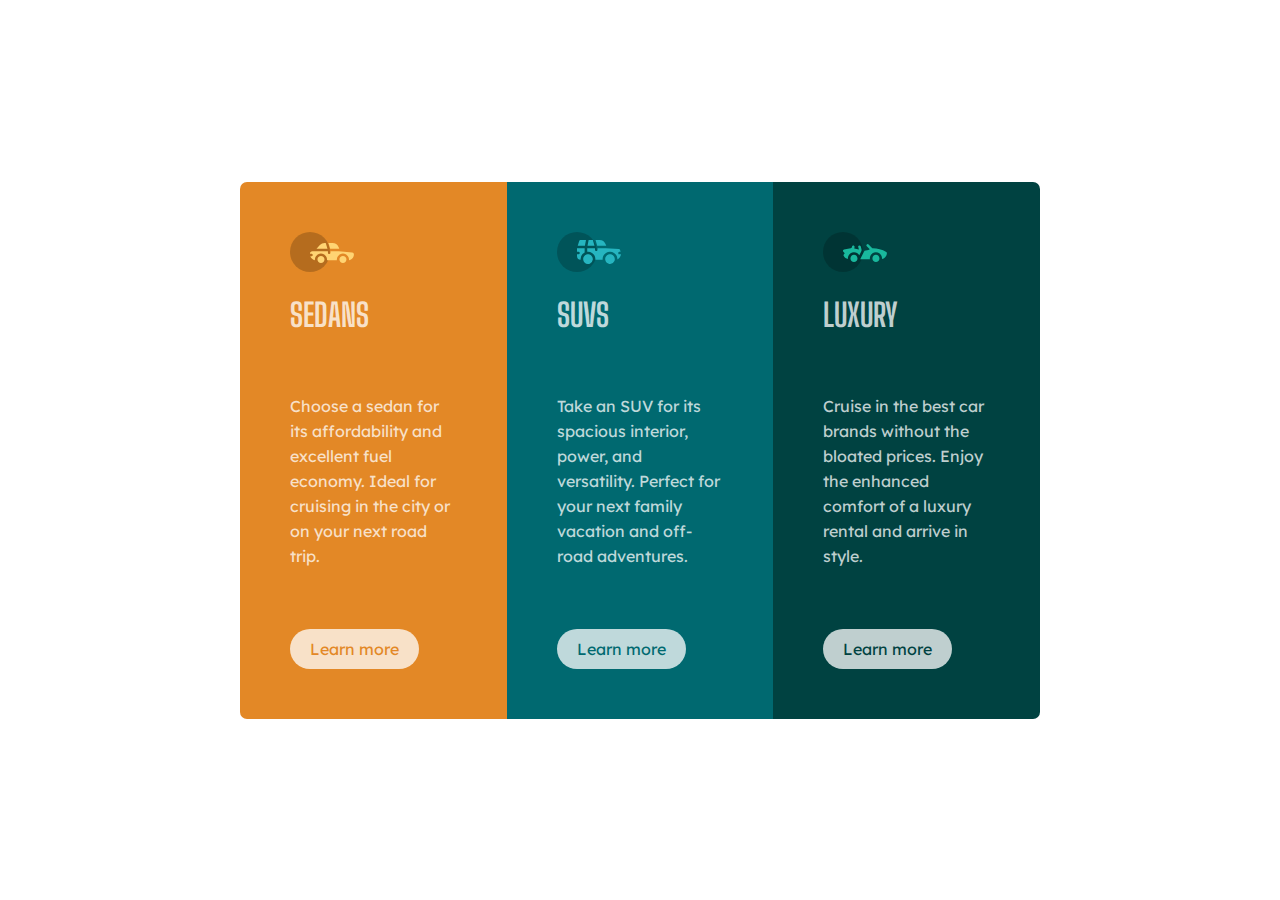
<file: index.html>
<!DOCTYPE html>
<html lang="en">
<head>
    <meta charset="UTF-8">
    <meta name="viewport" content="width=device-width, initial-scale=1.0">
    <link rel="preconnect" href="https://fonts.googleapis.com">
    <link rel="preconnect" href="https://fonts.gstatic.com" crossorigin>
    <link href="https://fonts.googleapis.com/css2?family=Lexend+Deca&display=swap" rel="stylesheet"><link rel="preconnect" href="https://fonts.googleapis.com">
    <link rel="preconnect" href="https://fonts.gstatic.com" crossorigin>
    <link href="https://fonts.googleapis.com/css2?family=Big+Shoulders+Display:wght@700&display=swap" rel="stylesheet">
    <link rel="stylesheet" href="/column.css">
    <title>Column-card</title>
</head>
<body>
    <div class="wrapper">
        <div class="preview-content">
            <div class="sedan-box cardbox fams">
                <img src="/images/icon-sedans.svg" alt="image">
                <h1>SEDANS</h1>
                <p>Choose a sedan for its affordability and excellent fuel economy. Ideal for cruising in the city 
                or on your next road trip.</p>
                <a href="">Learn more</a>
            </div>

            <div class="suv-box cardbox fam">
                <img src="/images/icon-suvs.svg" alt="image">
                <h1>SUVS</h1>
                <P>Take an SUV for its spacious interior, power, and versatility. Perfect for your next family vacation 
                and off-road adventures.</P>
                <a href="">Learn more</a>

            </div>

            <div class="Luxury-box cardbox family">
                <img src="/images/icon-luxury.svg" alt="image">
                <h1> Luxury</h1>
                <p>Cruise in the best car brands without the bloated prices. Enjoy the enhanced comfort of a luxury 
                    rental and arrive in style.</p>
                    <a href="">Learn more</a>
                
            </div>
        </div>

    </div>
    
</body>
</html>
</file>
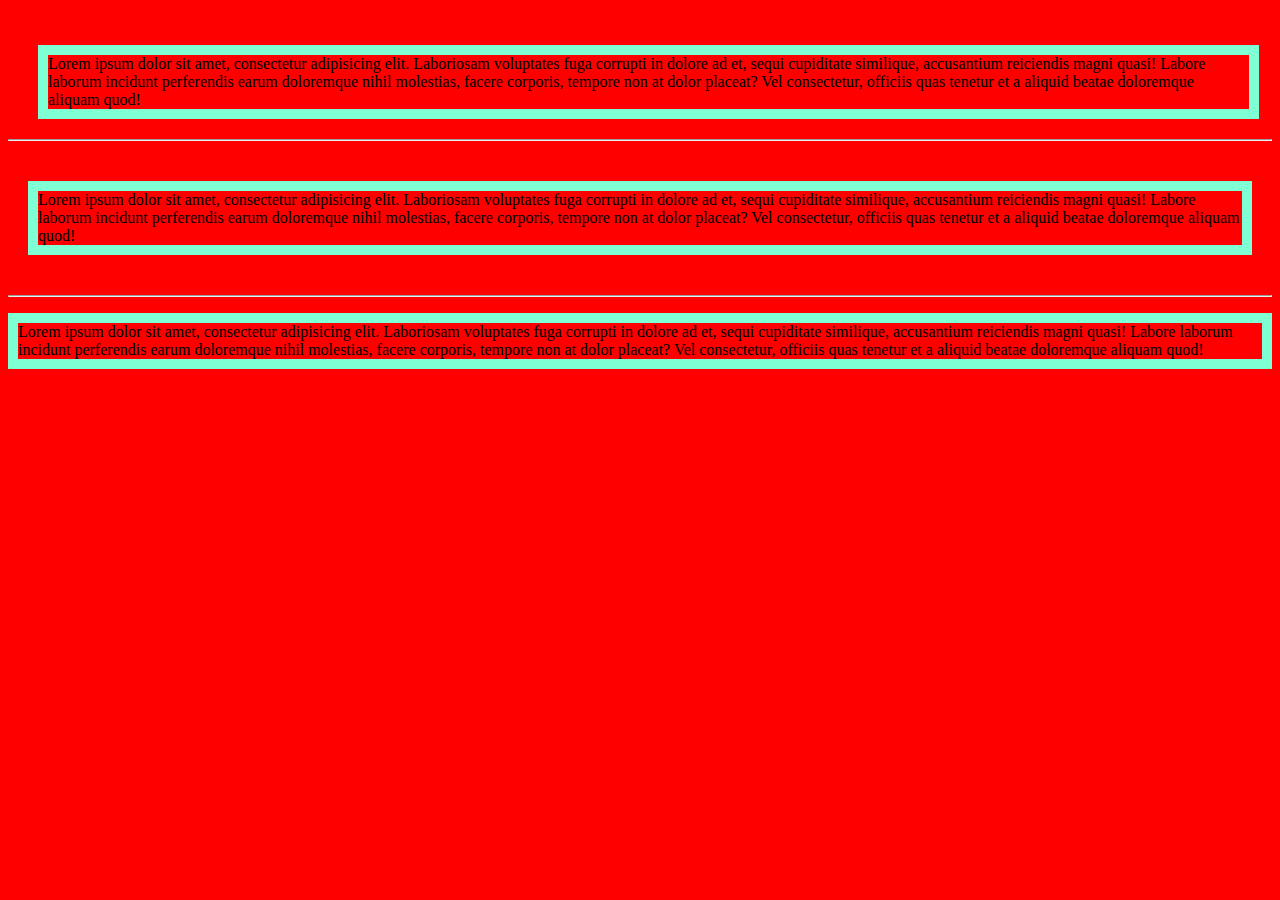
<file: index2.html>
<!DOCTYPE html>
<html lang="en">
<head>
    <meta charset="UTF-8">
    <meta name="viewport" content="width=device-width, initial-scale=1.0">
    <link rel="stylesheet" href="/style.css">
    <title>Document</title>
</head>
<body>
    <!-- padding and margin -->
    <div class="">
        <p class="test card-one">Lorem ipsum dolor sit amet, consectetur adipisicing elit. Laboriosam voluptates fuga corrupti in dolore ad et, sequi cupiditate similique, accusantium reiciendis magni quasi! Labore laborum incidunt perferendis earum doloremque nihil molestias, facere corporis, tempore non at dolor placeat? Vel consectetur, officiis quas tenetur et a aliquid beatae doloremque aliquam quod!</p>
        <hr>
        <p class="test card-two">Lorem ipsum dolor sit amet, consectetur adipisicing elit. Laboriosam voluptates fuga corrupti in dolore ad et, sequi cupiditate similique, accusantium reiciendis magni quasi! Labore laborum incidunt perferendis earum doloremque nihil molestias, facere corporis, tempore non at dolor placeat? Vel consectetur, officiis quas tenetur et a aliquid beatae doloremque aliquam quod!</p>
        <hr>
        <p class="test card-three">Lorem ipsum dolor sit amet, consectetur adipisicing elit. Laboriosam voluptates fuga corrupti in dolore ad et, sequi cupiditate similique, accusantium reiciendis magni quasi! Labore laborum incidunt perferendis earum doloremque nihil molestias, facere corporis, tempore non at dolor placeat? Vel consectetur, officiis quas tenetur et a aliquid beatae doloremque aliquam quod!</p>
        
    </div>
    
</body>
</html>
</file>
<file: column.css>
*{
    margin: 0;
    padding: 0;
    box-sizing: border-box;
}

body{
    background: white;
    min-height: 100vh;
    display: flex;
    align-items: center;
    justify-content: center;

}
.preview-content{
    display: grid;
    grid-template-columns: repeat(3, 1fr);
    max-width: 800px;
    margin: 0 auto;
}
.sedan-box{
background: hsl(31, 77%, 52%);
border-top-left-radius: 7px;
border-bottom-left-radius: 7px;
}
.suv-box{
    background: hsl(184, 100%, 22%);

}
.Luxury-box {
    background: hsl(179, 100%, 13%);
    border-top-right-radius: 7px;
    border-bottom-right-radius: 7px;
}
.cardbox{
    
    padding: 50px 50px;
}
.cardbox h1{
    color:  hsla(0, 0%, 100%, 0.75);
    margin-top: 20px; 
    margin-bottom: 60px;
    text-transform: uppercase;
    font-family: "Big Shoulders Display", sans-serif;    
}
.cardbox p{
    line-height: 25px;
    color: hsla(0, 0%, 100%, 0.75);
    font-family: "Lexend Deca", sans-serif;

}
.cardbox a{
    text-decoration: none;
    background-color: hsla(0, 0%, 100%, 0.75);
    padding: 10px 20px;
    border-radius: 24px;
    display: inline-block;
    margin-top: 60px;
    font-family: "Lexend Deca", sans-serif;
    
}
.family a{
    /* margin-top: 83px; */
    color: hsl(179, 100%, 13%);
}
.fams a{
    color: hsl(31, 77%, 52%);
}
.fam a{
    color: hsl(184, 100%, 22%);
}
    



@media screen and (max-width: 600px) {
    .preview-content{
        display: grid;
        grid-template-columns: 1fr;
        margin: 25px;
    }
    .cardbox{
        border-radius: 0;
    }
    .sedan-box{
        border-top-right-radius: 7px;
        border-top-left-radius: 7px;
    }
    .Luxury-box{
        border-bottom-left-radius: 7px;
        border-bottom-right-radius: 7px;
    }

        

    
}
</file>
<file: style.css>
body{
    background-color: red;
}
.test{
    border: 10px solid aquamarine;
}
.card-one{
    /* margin-bottom: 20px;
    margin-left: 30px;
    margin-top: 45px;
    margin-right: 13px; */
    /* shorter way to write it when the top and bottom,left and right are the different */
    margin: 45px 13px 20px 30px;

}
.card-two{
    /* margin-bottom: 40px;
    margin-left: 20px;
    margin-top: 40px;
    margin-right: 20px; */
/* shorter way to write it when the top and bottom are the same px,and left and right are the same */
    margin: 40px 20px;

}

@media only screen and (max-width: 600px) {
body{
    background: yellow;
    .test{
        border: 10px solid green;
)
</file>
